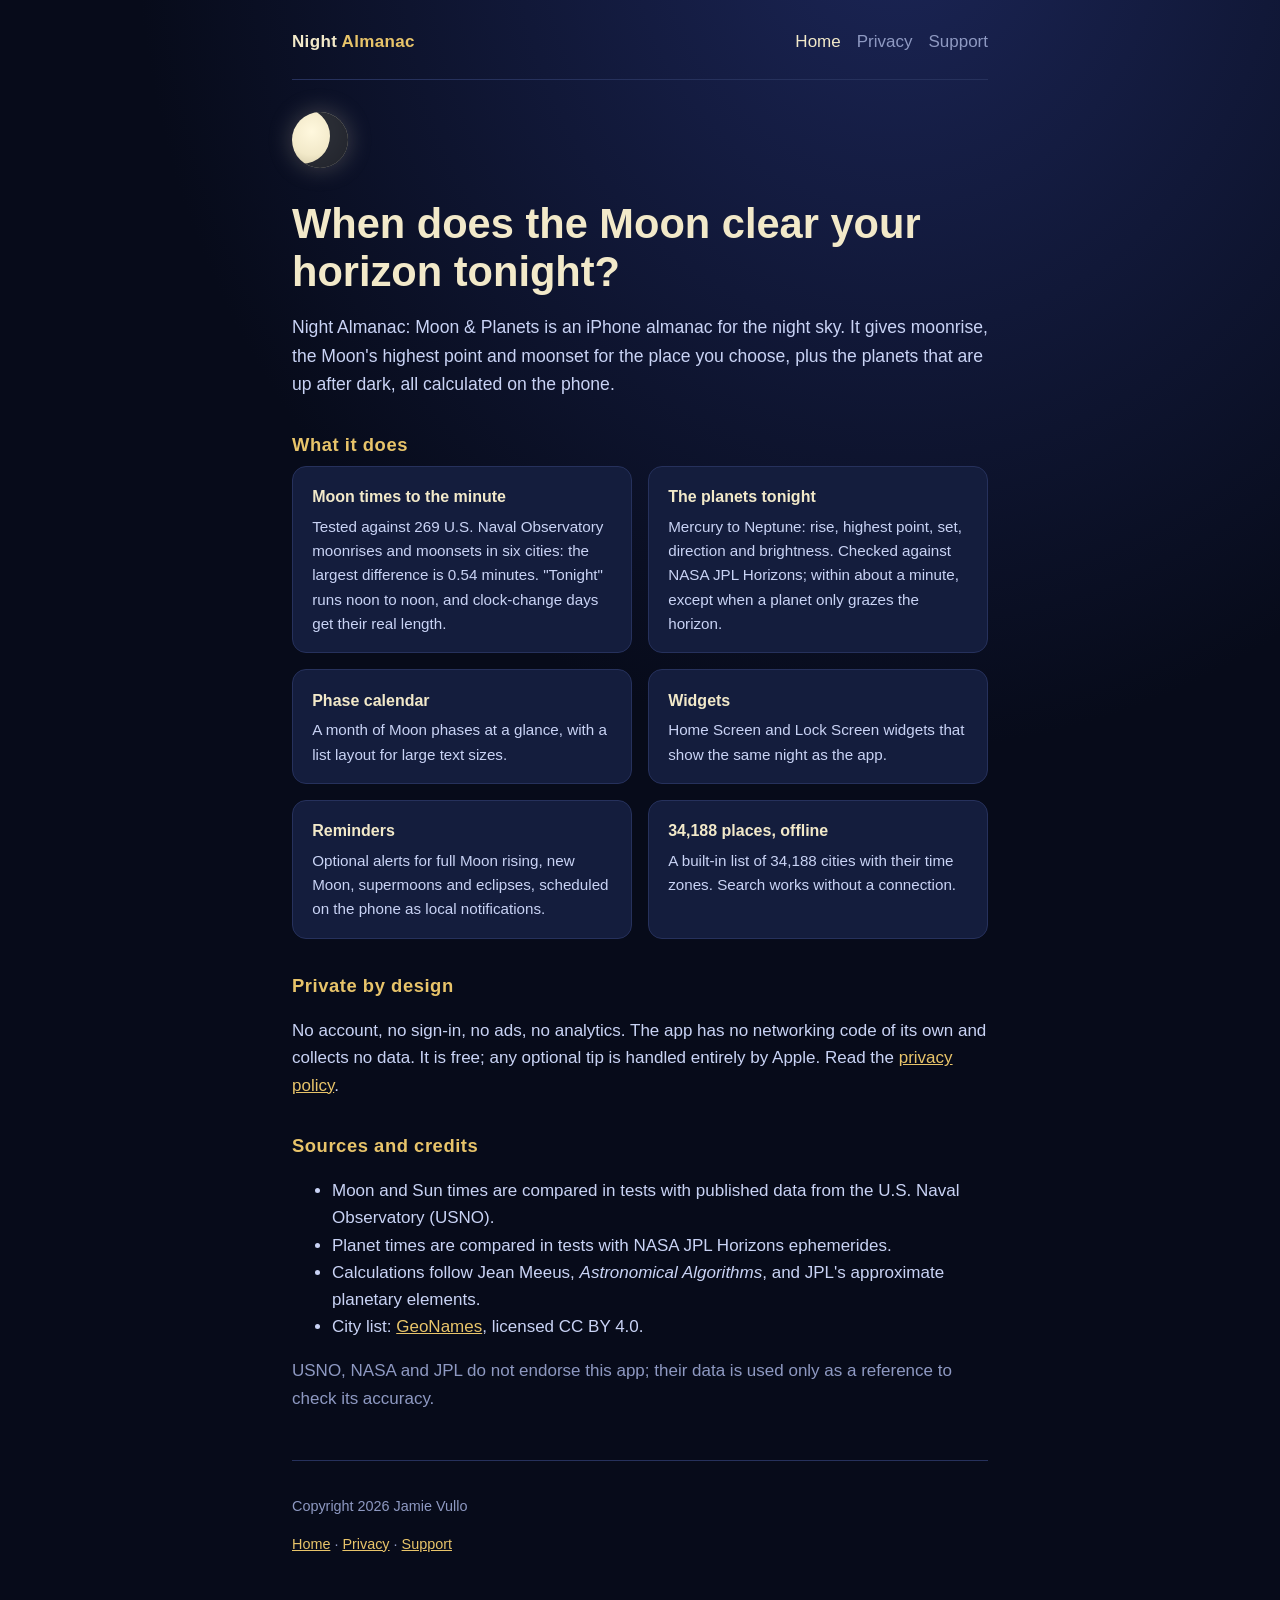
<file: index.html>
<!doctype html>
<html lang="en">
<head>
<meta charset="utf-8">
<meta name="viewport" content="width=device-width, initial-scale=1">
<meta name="color-scheme" content="dark">
<meta name="theme-color" content="#070B1A">
<meta name="description" content="Moonrise, moonset and planet times to the minute for iPhone, worked out on the device. No account, nothing collected.">
<title>Night Almanac: Moon &amp; Planets</title>
<link rel="stylesheet" href="style.css">
</head>
<body>
<div class="wrap">
<header class="top"><a class="brand" href="index.html">Night <span>Almanac</span></a>
<nav aria-label="Site"><a href="index.html" aria-current="page">Home</a><a href="privacy.html">Privacy</a><a href="support.html">Support</a></nav></header>
<main>
<div class="moon" aria-hidden="true"></div>
<h1>When does the Moon clear your horizon tonight?</h1>
<p class="lede">Night Almanac: Moon &amp; Planets is an iPhone almanac for the night sky. It gives moonrise, the Moon's highest point and moonset for the place you choose, plus the planets that are up after dark, all calculated on the phone.</p>
<h2>What it does</h2>
<div class="grid">
<div class="card"><h3>Moon times to the minute</h3><p>Tested against 269 U.S. Naval Observatory moonrises and moonsets in six cities: the largest difference is 0.54 minutes. "Tonight" runs noon to noon, and clock-change days get their real length.</p></div>
<div class="card"><h3>The planets tonight</h3><p>Mercury to Neptune: rise, highest point, set, direction and brightness. Checked against NASA JPL Horizons; within about a minute, except when a planet only grazes the horizon.</p></div>
<div class="card"><h3>Phase calendar</h3><p>A month of Moon phases at a glance, with a list layout for large text sizes.</p></div>
<div class="card"><h3>Widgets</h3><p>Home Screen and Lock Screen widgets that show the same night as the app.</p></div>
<div class="card"><h3>Reminders</h3><p>Optional alerts for full Moon rising, new Moon, supermoons and eclipses, scheduled on the phone as local notifications.</p></div>
<div class="card"><h3>34,188 places, offline</h3><p>A built-in list of 34,188 cities with their time zones. Search works without a connection.</p></div>
</div>
<h2>Private by design</h2>
<p>No account, no sign-in, no ads, no analytics. The app has no networking code of its own and collects no data. It is free; any optional tip is handled entirely by Apple. Read the <a href="privacy.html">privacy policy</a>.</p>
<h2>Sources and credits</h2>
<ul>
<li>Moon and Sun times are compared in tests with published data from the U.S. Naval Observatory (USNO).</li>
<li>Planet times are compared in tests with NASA JPL Horizons ephemerides.</li>
<li>Calculations follow Jean Meeus, <em>Astronomical Algorithms</em>, and JPL's approximate planetary elements.</li>
<li>City list: <a href="https://www.geonames.org/">GeoNames</a>, licensed CC BY 4.0.</li>
</ul>
<p class="meta">USNO, NASA and JPL do not endorse this app; their data is used only as a reference to check its accuracy.</p>
</main>
<footer><div class="wrap" style="padding:0"><p>Copyright 2026 Jamie Vullo</p><p><a href="index.html">Home</a> · <a href="privacy.html">Privacy</a> · <a href="support.html">Support</a></p></div></footer>
</div></body></html>
</file>
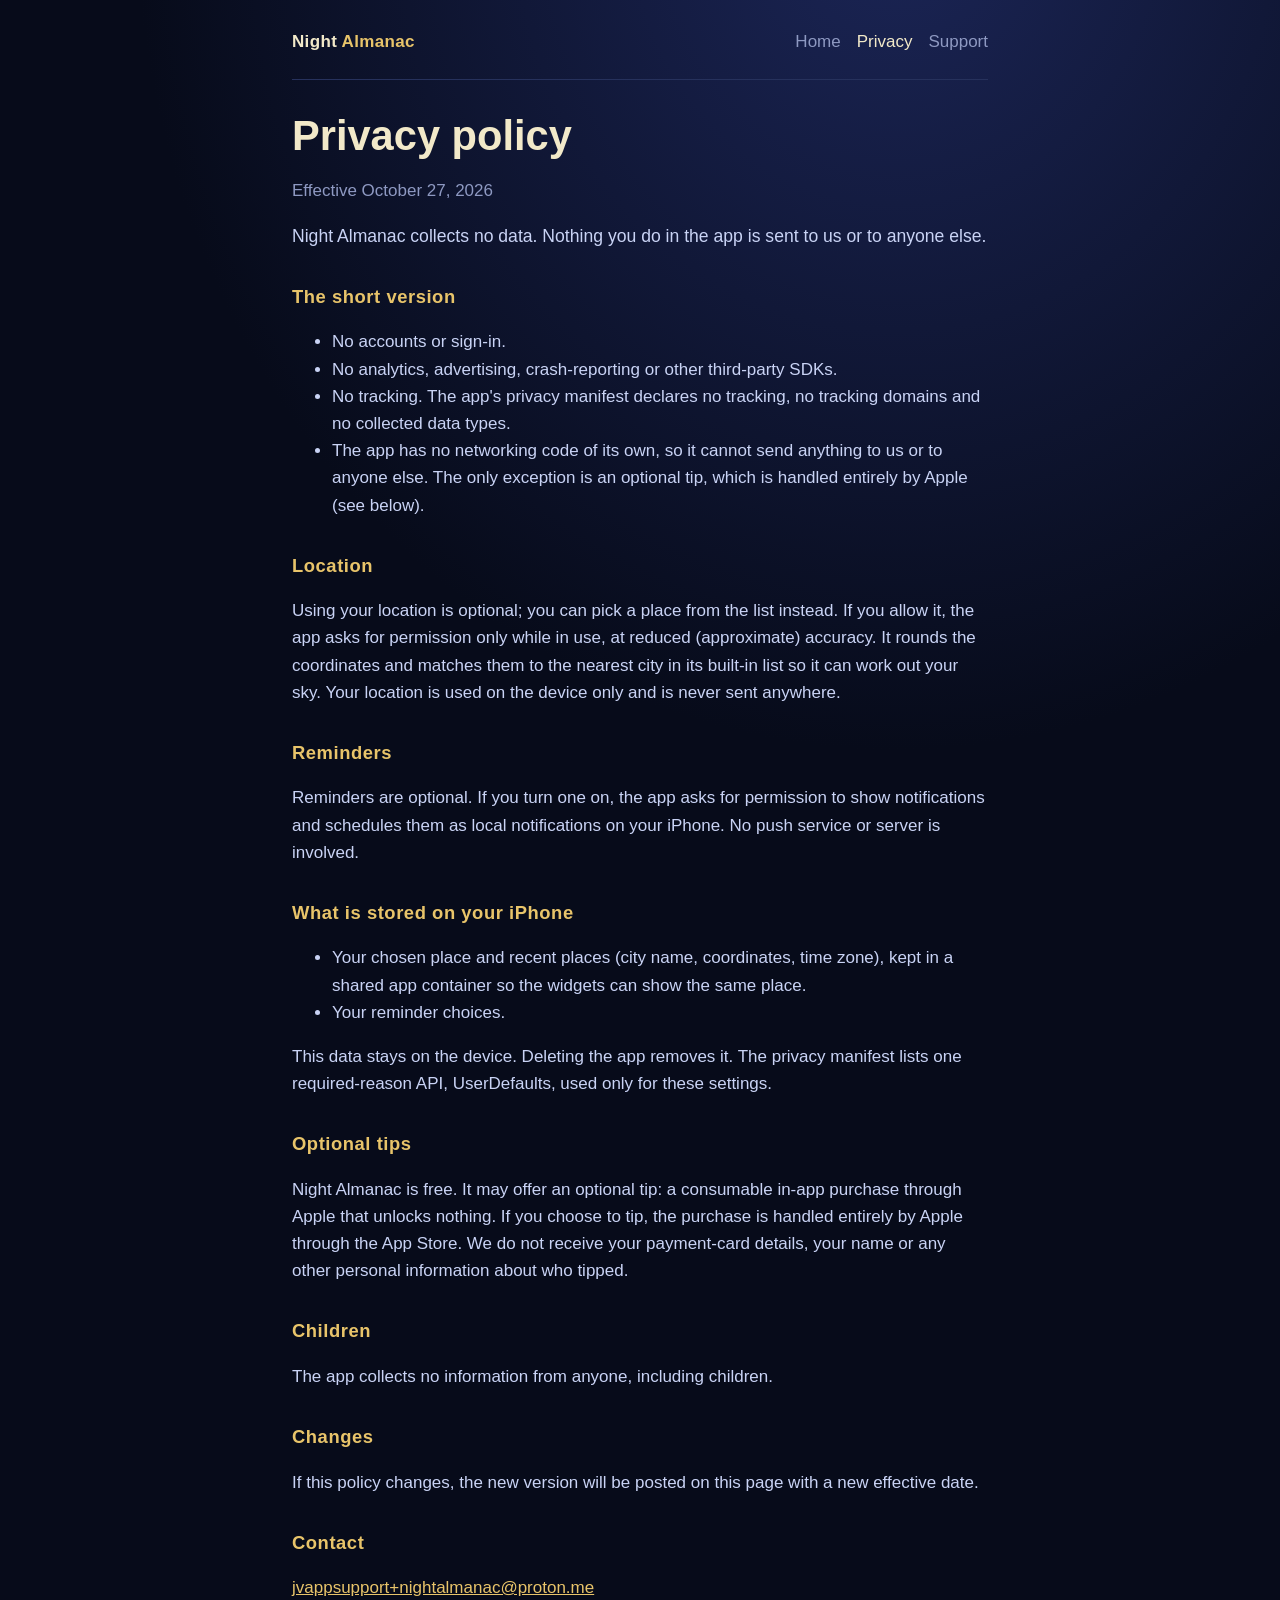
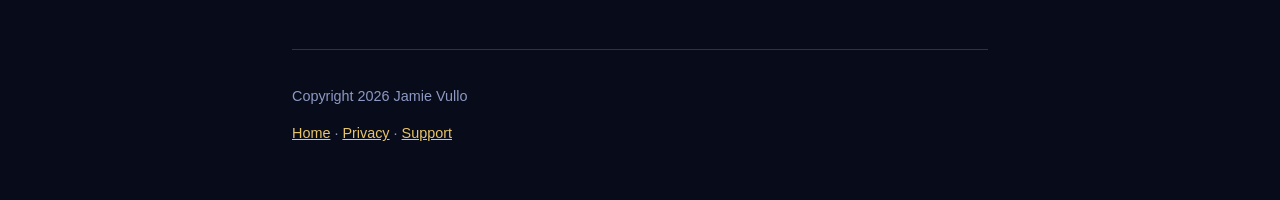
<file: privacy.html>
<!doctype html>
<html lang="en">
<head>
<meta charset="utf-8">
<meta name="viewport" content="width=device-width, initial-scale=1">
<meta name="color-scheme" content="dark">
<meta name="theme-color" content="#070B1A">
<meta name="description" content="Night Almanac privacy policy: Data Not Collected.">
<title>Privacy · Night Almanac</title>
<link rel="stylesheet" href="style.css">
</head>
<body>
<div class="wrap">
<header class="top"><a class="brand" href="index.html">Night <span>Almanac</span></a>
<nav aria-label="Site"><a href="index.html">Home</a><a href="privacy.html" aria-current="page">Privacy</a><a href="support.html">Support</a></nav></header>
<main>
<h1>Privacy policy</h1>
<p class="meta">Effective October 27, 2026</p>
<p class="lede">Night Almanac collects no data. Nothing you do in the app is sent to us or to anyone else.</p>
<h2>The short version</h2>
<ul>
<li>No accounts or sign-in.</li>
<li>No analytics, advertising, crash-reporting or other third-party SDKs.</li>
<li>No tracking. The app's privacy manifest declares no tracking, no tracking domains and no collected data types.</li>
<li>The app has no networking code of its own, so it cannot send anything to us or to anyone else. The only exception is an optional tip, which is handled entirely by Apple (see below).</li>
</ul>
<h2>Location</h2>
<p>Using your location is optional; you can pick a place from the list instead. If you allow it, the app asks for permission only while in use, at reduced (approximate) accuracy. It rounds the coordinates and matches them to the nearest city in its built-in list so it can work out your sky. Your location is used on the device only and is never sent anywhere.</p>
<h2>Reminders</h2>
<p>Reminders are optional. If you turn one on, the app asks for permission to show notifications and schedules them as local notifications on your iPhone. No push service or server is involved.</p>
<h2>What is stored on your iPhone</h2>
<ul>
<li>Your chosen place and recent places (city name, coordinates, time zone), kept in a shared app container so the widgets can show the same place.</li>
<li>Your reminder choices.</li>
</ul>
<p>This data stays on the device. Deleting the app removes it. The privacy manifest lists one required-reason API, UserDefaults, used only for these settings.</p>
<h2>Optional tips</h2>
<p>Night Almanac is free. It may offer an optional tip: a consumable in-app purchase through Apple that unlocks nothing. If you choose to tip, the purchase is handled entirely by Apple through the App Store. We do not receive your payment-card details, your name or any other personal information about who tipped.</p>
<h2>Children</h2>
<p>The app collects no information from anyone, including children.</p>
<h2>Changes</h2>
<p>If this policy changes, the new version will be posted on this page with a new effective date.</p>
<h2>Contact</h2>
<p><a href="mailto:jvappsupport+nightalmanac@proton.me">jvappsupport+nightalmanac@proton.me</a></p>
</main>
<footer><div class="wrap" style="padding:0"><p>Copyright 2026 Jamie Vullo</p><p><a href="index.html">Home</a> · <a href="privacy.html">Privacy</a> · <a href="support.html">Support</a></p></div></footer>
</div></body></html>
</file>
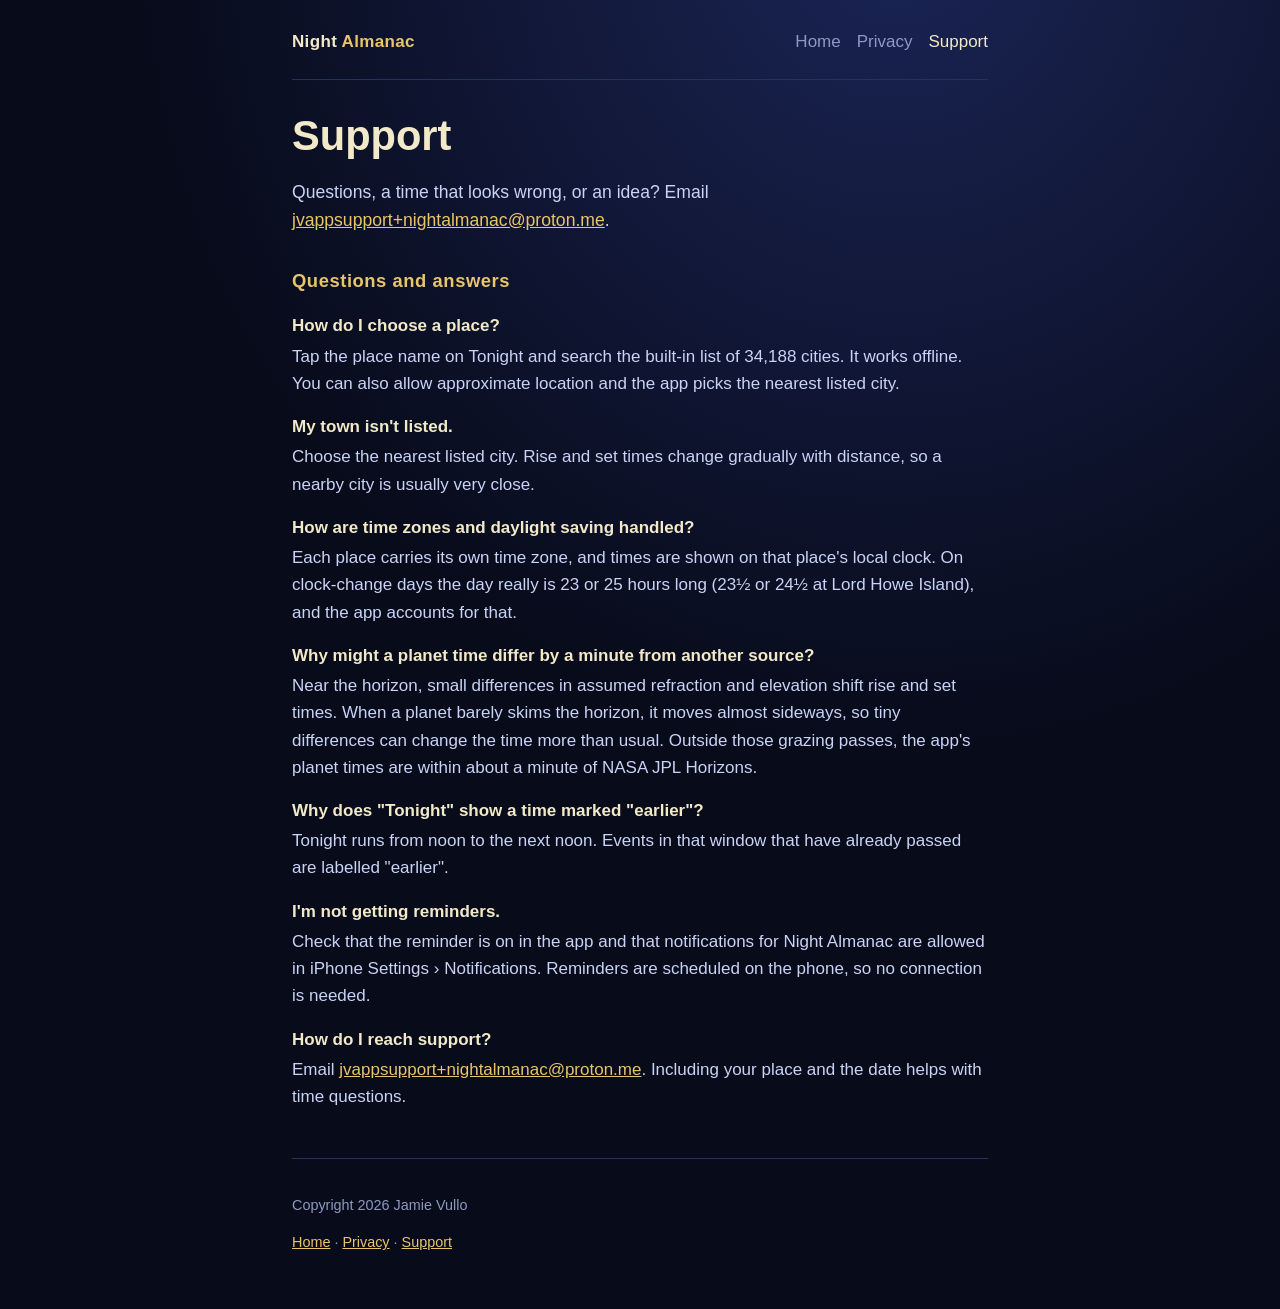
<file: support.html>
<!doctype html>
<html lang="en">
<head>
<meta charset="utf-8">
<meta name="viewport" content="width=device-width, initial-scale=1">
<meta name="color-scheme" content="dark">
<meta name="theme-color" content="#070B1A">
<meta name="description" content="Get help with Night Almanac: Moon &amp; Planets.">
<title>Support · Night Almanac</title>
<link rel="stylesheet" href="style.css">
</head>
<body>
<div class="wrap">
<header class="top"><a class="brand" href="index.html">Night <span>Almanac</span></a>
<nav aria-label="Site"><a href="index.html">Home</a><a href="privacy.html">Privacy</a><a href="support.html" aria-current="page">Support</a></nav></header>
<main>
<h1>Support</h1>
<p class="lede">Questions, a time that looks wrong, or an idea? Email <a href="mailto:jvappsupport+nightalmanac@proton.me">jvappsupport+nightalmanac@proton.me</a>.</p>
<h2>Questions and answers</h2>
<dl>
<dt>How do I choose a place?</dt>
<dd>Tap the place name on Tonight and search the built-in list of 34,188 cities. It works offline. You can also allow approximate location and the app picks the nearest listed city.</dd>
<dt>My town isn't listed.</dt>
<dd>Choose the nearest listed city. Rise and set times change gradually with distance, so a nearby city is usually very close.</dd>
<dt>How are time zones and daylight saving handled?</dt>
<dd>Each place carries its own time zone, and times are shown on that place's local clock. On clock-change days the day really is 23 or 25 hours long (23½ or 24½ at Lord Howe Island), and the app accounts for that.</dd>
<dt>Why might a planet time differ by a minute from another source?</dt>
<dd>Near the horizon, small differences in assumed refraction and elevation shift rise and set times. When a planet barely skims the horizon, it moves almost sideways, so tiny differences can change the time more than usual. Outside those grazing passes, the app's planet times are within about a minute of NASA JPL Horizons.</dd>
<dt>Why does "Tonight" show a time marked "earlier"?</dt>
<dd>Tonight runs from noon to the next noon. Events in that window that have already passed are labelled "earlier".</dd>
<dt>I'm not getting reminders.</dt>
<dd>Check that the reminder is on in the app and that notifications for Night Almanac are allowed in iPhone Settings › Notifications. Reminders are scheduled on the phone, so no connection is needed.</dd>
<dt>How do I reach support?</dt>
<dd>Email <a href="mailto:jvappsupport+nightalmanac@proton.me">jvappsupport+nightalmanac@proton.me</a>. Including your place and the date helps with time questions.</dd>
</dl>
</main>
<footer><div class="wrap" style="padding:0"><p>Copyright 2026 Jamie Vullo</p><p><a href="index.html">Home</a> · <a href="privacy.html">Privacy</a> · <a href="support.html">Support</a></p></div></footer>
</div></body></html>
</file>
<file: style.css>
:root{--sky:#070B1A;--deep:#0E1530;--panel:#141D3D;--line:#26315C;--moon:#F2E9C9;--star:#C9D3F5;--dim:#8E99C2;--glow:#E8C46A}
*{box-sizing:border-box}
html{background:var(--sky)}
body{margin:0;font:17px/1.6 -apple-system,BlinkMacSystemFont,"Segoe UI",Roboto,Helvetica,Arial,sans-serif;color:var(--star);background:radial-gradient(ellipse at 70% -10%,#1B2556 0%,var(--sky) 60%) fixed;min-height:100vh}
.wrap{max-width:46rem;margin:0 auto;padding:1.25rem}
header.top{display:flex;flex-wrap:wrap;align-items:center;justify-content:space-between;gap:.75rem;padding:.5rem 0 1.5rem;border-bottom:1px solid var(--line)}
.brand{color:var(--moon);font-weight:700;text-decoration:none;letter-spacing:.02em}
.brand span{color:var(--glow)}
nav a{color:var(--dim);margin-left:1rem;text-decoration:none}
nav a:hover,nav a[aria-current]{color:var(--moon)}
h1{color:var(--moon);font-size:clamp(1.8rem,6vw,2.6rem);line-height:1.15;margin:2rem 0 .5rem}
h2{color:var(--glow);font-size:1.15rem;margin:2rem 0 .4rem;letter-spacing:.03em}
.lede{font-size:1.1rem;color:var(--star)}
.card{background:var(--panel);border:1px solid var(--line);border-radius:14px;padding:1rem 1.2rem;margin:1rem 0}
.grid{display:grid;gap:1rem;grid-template-columns:repeat(auto-fit,minmax(14rem,1fr))}
.grid .card{margin:0}
.card h3{margin:.1rem 0 .3rem;color:var(--moon);font-size:1rem}
.card p{margin:0;font-size:.95rem}
a{color:var(--glow)}
dt{color:var(--moon);font-weight:600;margin-top:1rem}
dd{margin:.2rem 0 0}
small,.meta{color:var(--dim)}
footer{border-top:1px solid var(--line);margin-top:3rem;padding:1.25rem 0;color:var(--dim);font-size:.9rem}
.moon{width:56px;height:56px;border-radius:50%;background:radial-gradient(circle at 35% 35%,#FFF8DE,var(--moon) 45%,#B8AE8A);box-shadow:inset -18px -4px 0 0 rgba(7,11,26,.85),0 0 24px rgba(242,233,201,.25);margin-top:2rem}
</file>
